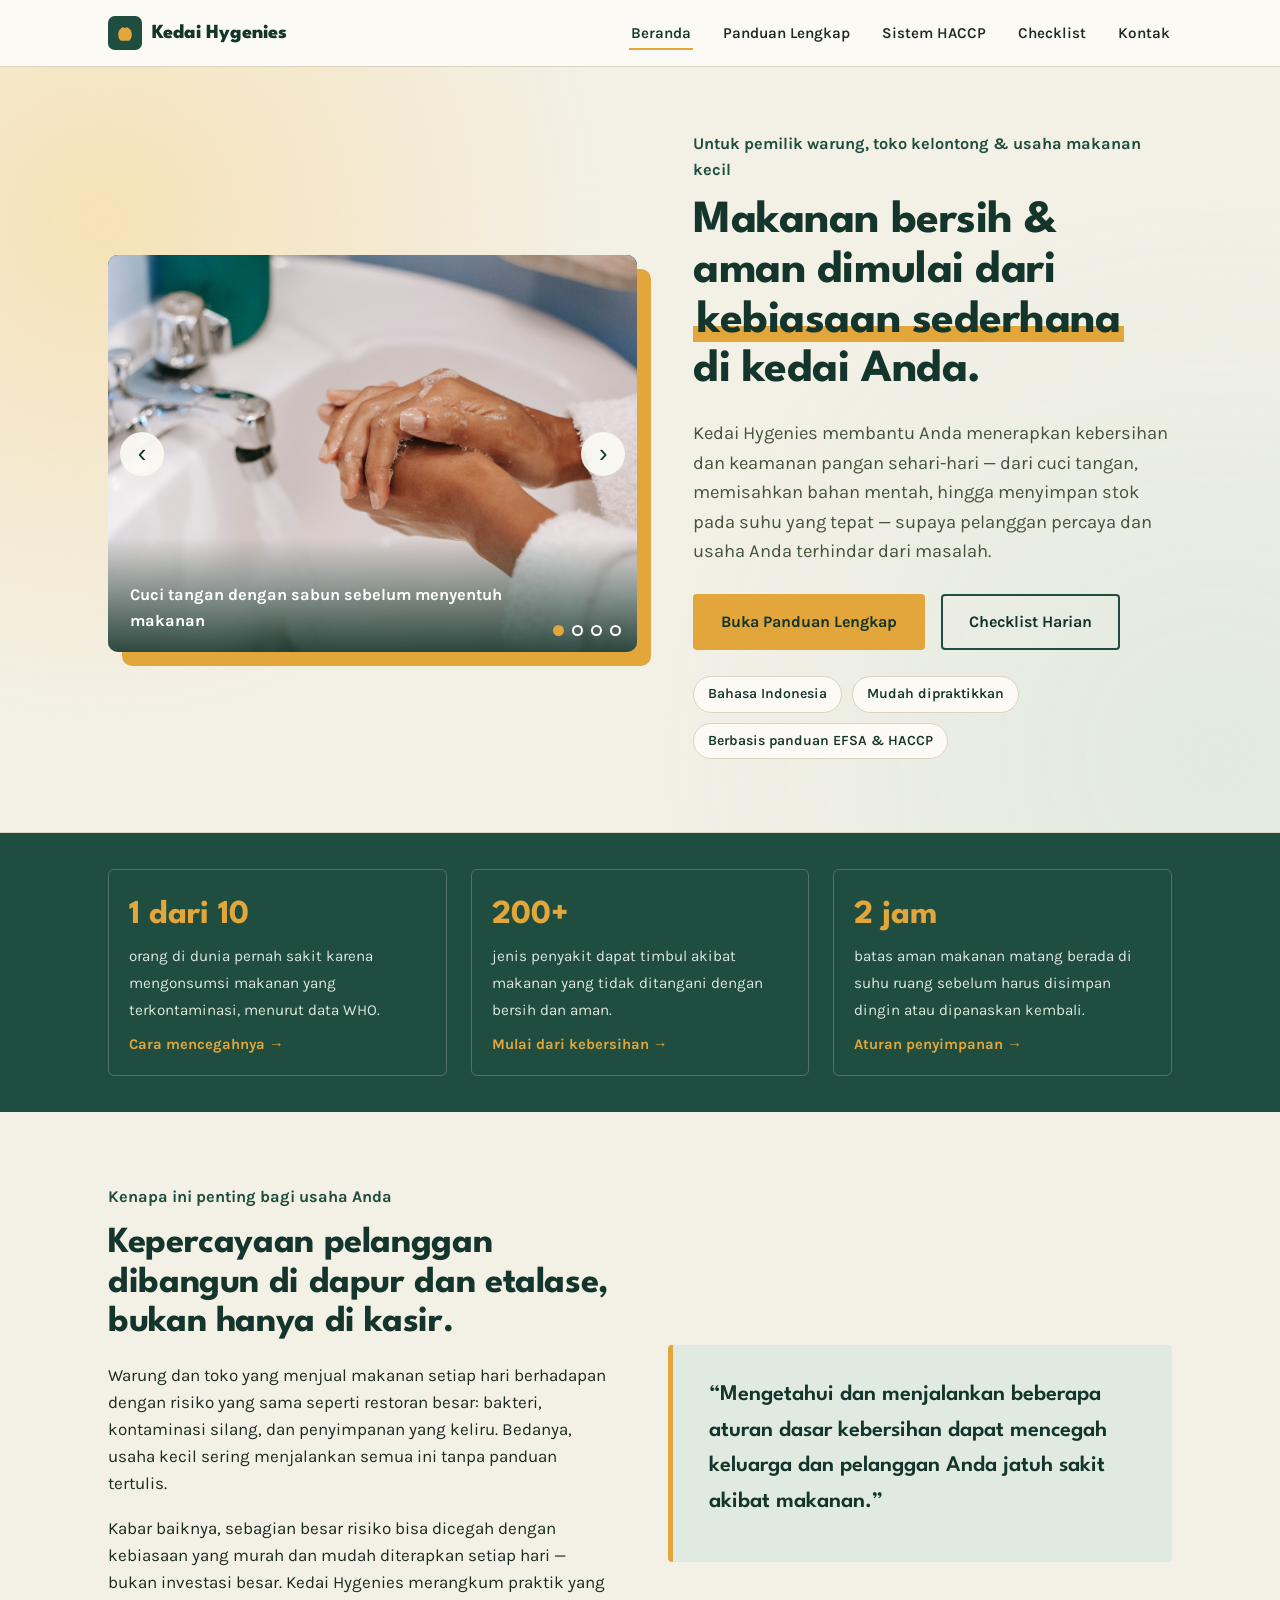
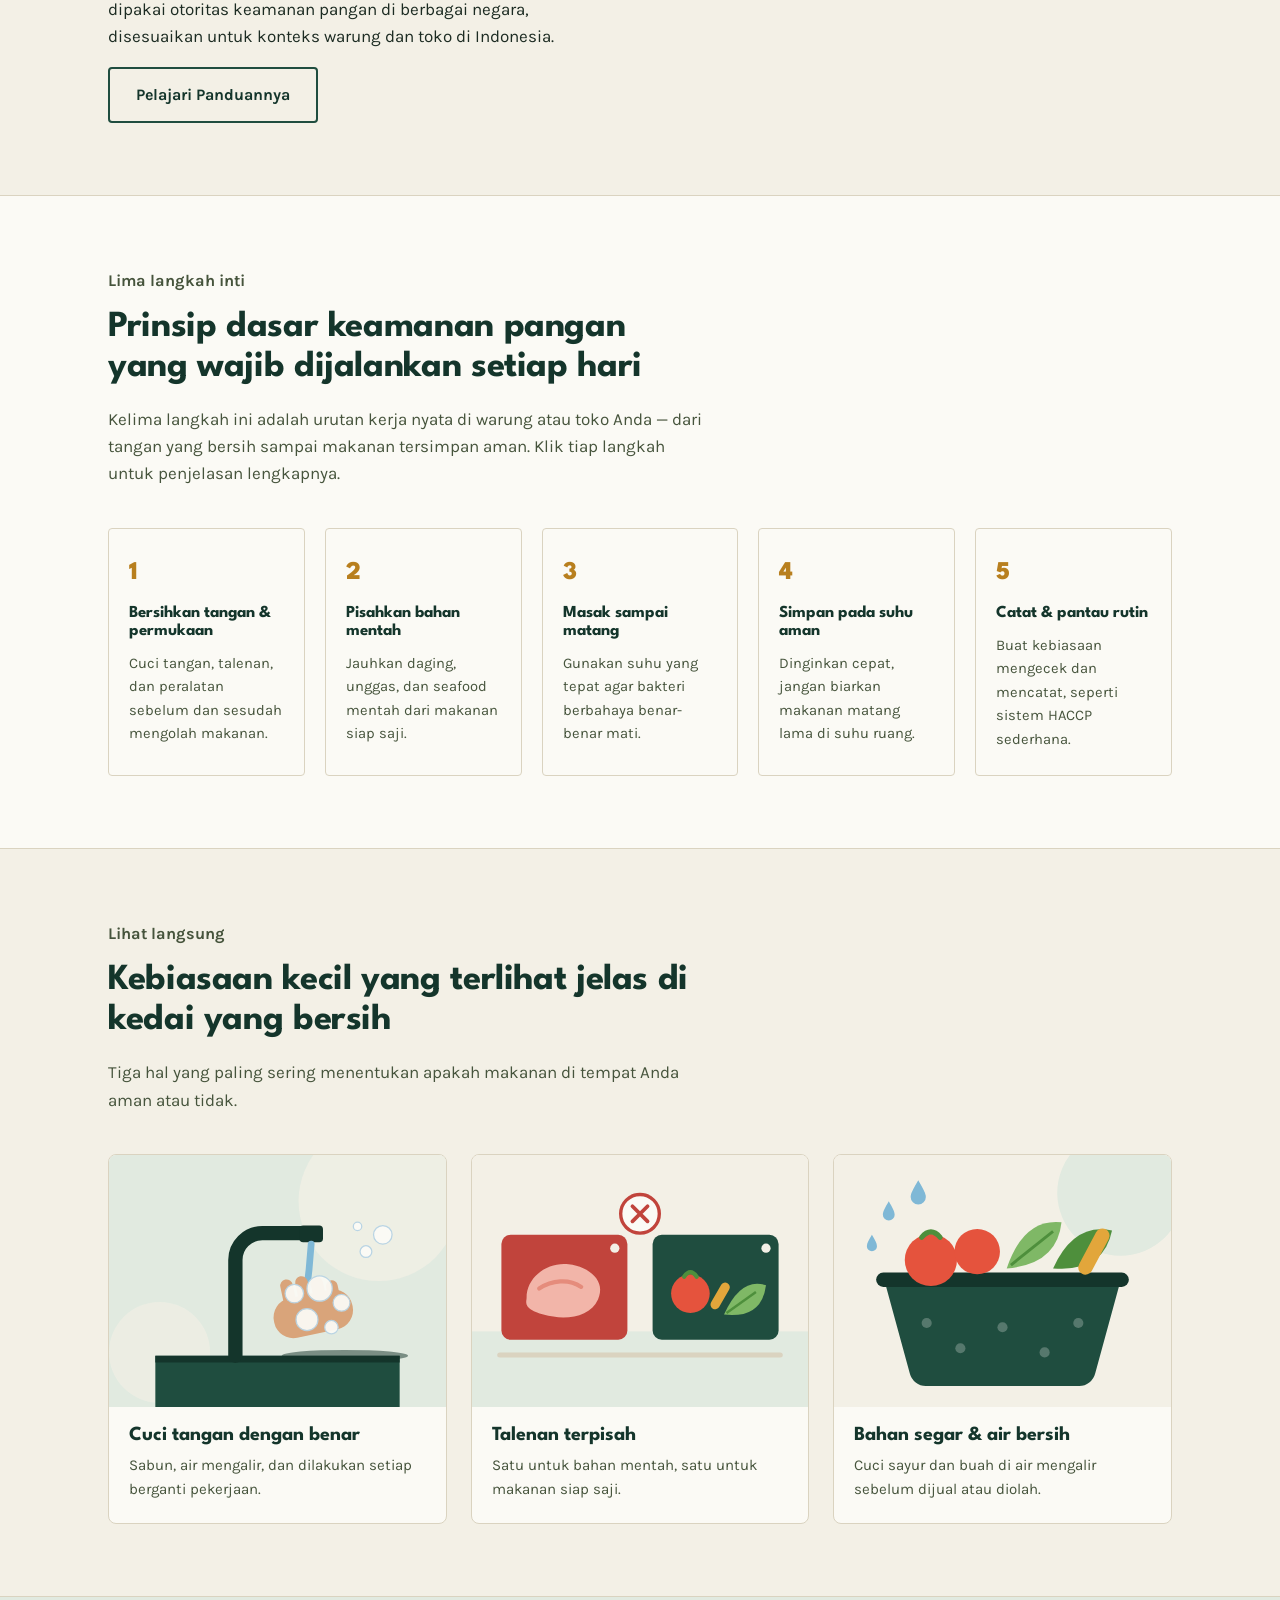
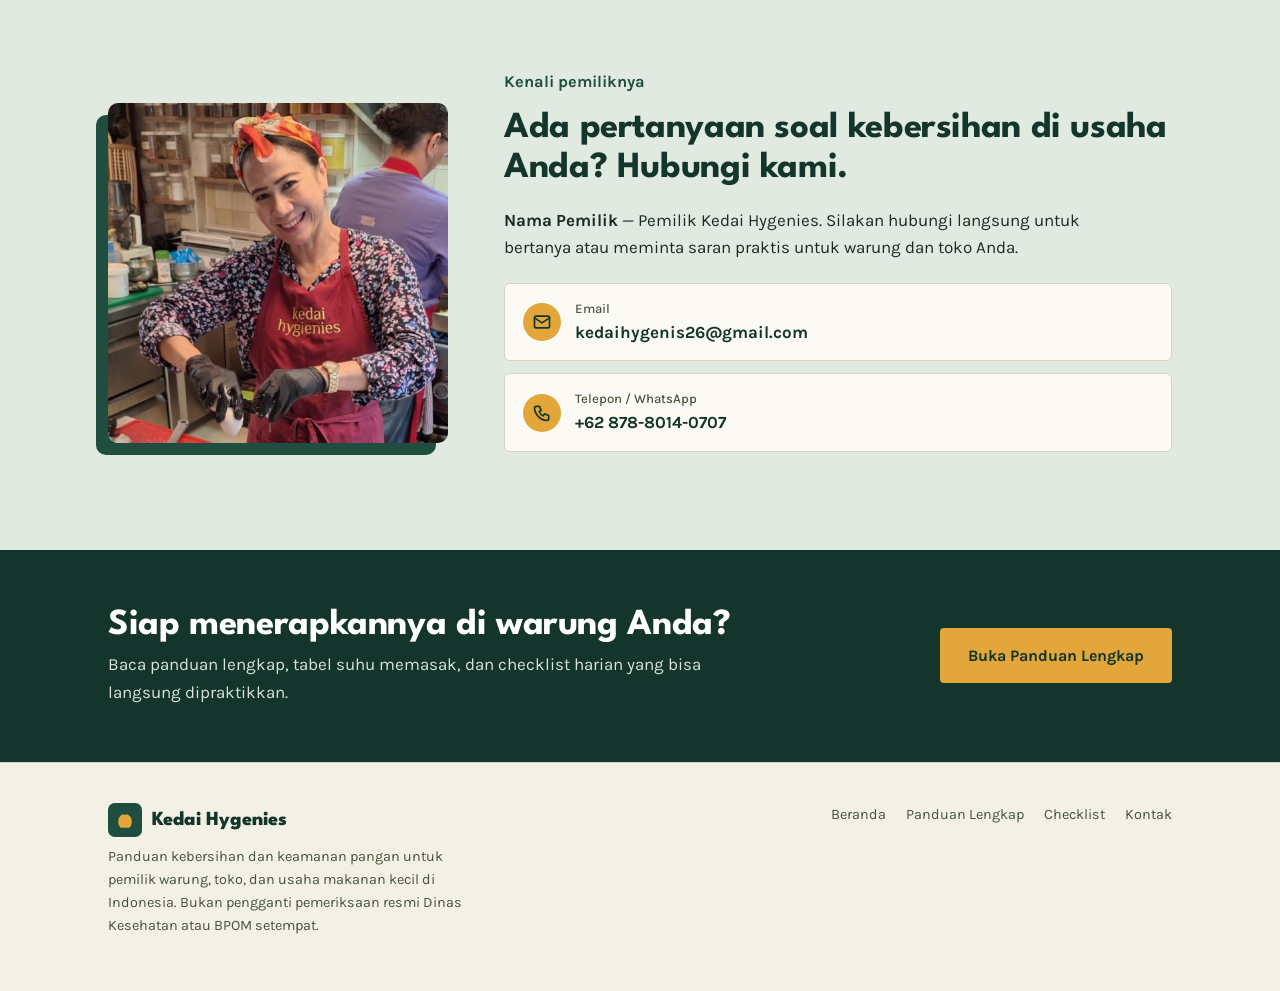
<file: index.html>
<!DOCTYPE html>
<html lang="id">
<head>
<meta charset="UTF-8">
<meta name="viewport" content="width=device-width, initial-scale=1.0">
<title>Kedai Hygenies — Panduan Keamanan &amp; Kebersihan Pangan untuk Pemilik Warung dan Toko</title>
<meta name="description" content="Panduan praktis kebersihan dan keamanan pangan bagi pemilik warung, toko kelontong, dan usaha makanan kecil di Indonesia.">
<link rel="stylesheet" href="style.css">
</head>
<body>

<header class="site-header">
  <div class="wrap">
    <a href="index.html" class="brand">
      <svg class="mark" viewBox="0 0 40 40" aria-hidden="true">
        <rect x="0" y="0" width="40" height="40" rx="8"/>
        <path d="M12 22c0-5 3.5-9 8-9s8 4 8 9c0 4-2 6-3 7H15c-1-1-3-3-3-7z"/>
        <rect x="18.5" y="7" width="3" height="7" rx="1.5" fill="#FBFAF5"/>
      </svg>
      Kedai Hygenies
    </a>
    <button class="nav-toggle" aria-label="Buka menu" aria-expanded="false" aria-controls="main-nav"><span></span><span></span><span></span></button>
    <nav class="main-nav" id="main-nav" aria-label="Navigasi utama">
      <ul>
        <li><a href="index.html" class="active">Beranda</a></li>
        <li><a href="informasi.html">Panduan Lengkap</a></li>
        <li><a href="informasi.html#haccp">Sistem HACCP</a></li>
        <li><a href="informasi.html#checklist">Checklist</a></li>
        <li><a href="#kontak">Kontak</a></li>
      </ul>
    </nav>
  </div>
</header>

<main>

  <!-- HERO: slideshow di kiri, teks di kanan -->
  <section class="hero">
    <div class="wrap hero-grid">

      <div class="slider" role="region" aria-roledescription="carousel" aria-label="Foto kebersihan dan keamanan pangan">
        <!--
          CARA GANTI FOTO: ganti nilai src="images/..." di bawah dengan foto Anda
          (misalnya images/foto-cuci-tangan.jpg) dan sesuaikan teks alt serta figcaption.
          CARA PAKAI VIDEO: ganti salah satu <img> dengan
          <video src="images/video.mp4" muted loop playsinline poster="images/stall.svg"></video>
        -->
        <figure class="slide">
          <img src="images/handwash.jpg" alt="Ilustrasi mencuci tangan dengan sabun di bawah air mengalir">
          <figcaption>Cuci tangan dengan sabun sebelum menyentuh makanan</figcaption>
        </figure>
        <figure class="slide">
          <img src="images/stall.svg" alt="Ilustrasi kedai makanan dengan etalase tertutup yang bersih">
          <figcaption>Etalase tertutup dan bersih menjaga makanan tetap aman</figcaption>
        </figure>
        <figure class="slide">
          <img src="images/nSOjF.jpg" alt="Ilustrasi kulkas dengan bahan mentah di rak paling bawah dan suhu di bawah 5 derajat">
          <figcaption>Simpan bahan segar di kulkas, bahan mentah di rak bawah</figcaption>
        </figure>
        <figure class="slide">
          <img src="images/thermometer.jpg" alt="Ilustrasi termometer makanan pada daging yang dimasak">
          <figcaption>Masak sampai suhu yang tepat agar bakteri mati</figcaption>
        </figure>
        <button class="slider-btn prev" type="button" aria-label="Foto sebelumnya">&#8249;</button>
        <button class="slider-btn next" type="button" aria-label="Foto berikutnya">&#8250;</button>
        <div class="dots" aria-label="Pilih foto"></div>
      </div>

      <div class="hero-text">
        <p class="eyebrow-plain">Untuk pemilik warung, toko kelontong &amp; usaha makanan kecil</p>
        <h1>Makanan bersih &amp; aman dimulai dari <mark>kebiasaan sederhana</mark> di kedai Anda.</h1>
        <p class="lead">Kedai Hygenies membantu Anda menerapkan kebersihan dan keamanan pangan sehari-hari — dari cuci tangan, memisahkan bahan mentah, hingga menyimpan stok pada suhu yang tepat — supaya pelanggan percaya dan usaha Anda terhindar dari masalah.</p>
        <div class="hero-actions">
          <a href="informasi.html" class="btn btn-primary">Buka Panduan Lengkap</a>
          <a href="informasi.html#checklist" class="btn btn-outline">Checklist Harian</a>
        </div>
        <ul class="badges">
          <li>Bahasa Indonesia</li>
          <li>Mudah dipraktikkan</li>
          <li>Berbasis panduan EFSA &amp; HACCP</li>
        </ul>
      </div>

    </div>
  </section>

  <!-- STATISTIK (bisa diklik) -->
  <div class="stat-strip">
    <div class="wrap">
      <a class="stat" href="informasi.html#kontaminasi-silang">
        <b>1 dari 10</b>
        <span>orang di dunia pernah sakit karena mengonsumsi makanan yang terkontaminasi, menurut data WHO.</span>
        <em>Cara mencegahnya &rarr;</em>
      </a>
      <a class="stat" href="informasi.html#kebersihan">
        <b>200+</b>
        <span>jenis penyakit dapat timbul akibat makanan yang tidak ditangani dengan bersih dan aman.</span>
        <em>Mulai dari kebersihan &rarr;</em>
      </a>
      <a class="stat" href="informasi.html#penyimpanan">
        <b>2 jam</b>
        <span>batas aman makanan matang berada di suhu ruang sebelum harus disimpan dingin atau dipanaskan kembali.</span>
        <em>Aturan penyimpanan &rarr;</em>
      </a>
    </div>
  </div>

  <!-- KENAPA PENTING -->
  <section>
    <div class="wrap split">
      <div>
        <p class="eyebrow-plain">Kenapa ini penting bagi usaha Anda</p>
        <h2>Kepercayaan pelanggan dibangun di dapur dan etalase, bukan hanya di kasir.</h2>
        <p>Warung dan toko yang menjual makanan setiap hari berhadapan dengan risiko yang sama seperti restoran besar: bakteri, kontaminasi silang, dan penyimpanan yang keliru. Bedanya, usaha kecil sering menjalankan semua ini tanpa panduan tertulis.</p>
        <p>Kabar baiknya, sebagian besar risiko bisa dicegah dengan kebiasaan yang murah dan mudah diterapkan setiap hari — bukan investasi besar. Kedai Hygenies merangkum praktik yang dipakai otoritas keamanan pangan di berbagai negara, disesuaikan untuk konteks warung dan toko di Indonesia.</p>
        <a href="informasi.html" class="btn btn-outline">Pelajari Panduannya</a>
      </div>
      <div class="pullquote">
        <p>&ldquo;Mengetahui dan menjalankan beberapa aturan dasar kebersihan dapat mencegah keluarga dan pelanggan Anda jatuh sakit akibat makanan.&rdquo;</p>
        <cite></cite>
      </div>
    </div>
  </section>

  <!-- 5 PRINSIP -->
  <section style="background: var(--paper); border-top:1px solid var(--line); border-bottom:1px solid var(--line);">
    <div class="wrap">
      <div class="section-head">
        <p class="eyebrow-plain">Lima langkah inti</p>
        <h2>Prinsip dasar keamanan pangan yang wajib dijalankan setiap hari</h2>
        <p>Kelima langkah ini adalah urutan kerja nyata di warung atau toko Anda — dari tangan yang bersih sampai makanan tersimpan aman. Klik tiap langkah untuk penjelasan lengkapnya.</p>
      </div>
      <div class="principles">
        <a class="principle-card" href="informasi.html#kebersihan">
          <span class="num">1</span>
          <h3>Bersihkan tangan &amp; permukaan</h3>
          <p>Cuci tangan, talenan, dan peralatan sebelum dan sesudah mengolah makanan.</p>
        </a>
        <a class="principle-card" href="informasi.html#kontaminasi-silang">
          <span class="num">2</span>
          <h3>Pisahkan bahan mentah</h3>
          <p>Jauhkan daging, unggas, dan seafood mentah dari makanan siap saji.</p>
        </a>
        <a class="principle-card" href="informasi.html#suhu-masak">
          <span class="num">3</span>
          <h3>Masak sampai matang</h3>
          <p>Gunakan suhu yang tepat agar bakteri berbahaya benar-benar mati.</p>
        </a>
        <a class="principle-card" href="informasi.html#penyimpanan">
          <span class="num">4</span>
          <h3>Simpan pada suhu aman</h3>
          <p>Dinginkan cepat, jangan biarkan makanan matang lama di suhu ruang.</p>
        </a>
        <a class="principle-card" href="informasi.html#haccp">
          <span class="num">5</span>
          <h3>Catat &amp; pantau rutin</h3>
          <p>Buat kebiasaan mengecek dan mencatat, seperti sistem HACCP sederhana.</p>
        </a>
      </div>
    </div>
  </section>

  <!-- GALERI FOTO -->
  <section>
    <div class="wrap">
      <div class="section-head">
        <p class="eyebrow-plain">Lihat langsung</p>
        <h2>Kebiasaan kecil yang terlihat jelas di kedai yang bersih</h2>
        <p>Tiga hal yang paling sering menentukan apakah makanan di tempat Anda aman atau tidak.</p>
      </div>
      <div class="gallery">
        <a class="photo-card" href="informasi.html#kebersihan">
          <img src="images/handwash.svg" alt="Ilustrasi mencuci tangan dengan sabun" loading="lazy">
          <div><h3>Cuci tangan dengan benar</h3><p>Sabun, air mengalir, dan dilakukan setiap berganti pekerjaan.</p></div>
        </a>
        <a class="photo-card" href="informasi.html#kontaminasi-silang">
          <img src="images/boards.svg" alt="Ilustrasi dua talenan terpisah untuk bahan mentah dan sayuran" loading="lazy">
          <div><h3>Talenan terpisah</h3><p>Satu untuk bahan mentah, satu untuk makanan siap saji.</p></div>
        </a>
        <a class="photo-card" href="informasi.html#air-bahan">
          <img src="images/produce.svg" alt="Ilustrasi sayur dan buah yang dicuci dengan air bersih" loading="lazy">
          <div><h3>Bahan segar &amp; air bersih</h3><p>Cuci sayur dan buah di air mengalir sebelum dijual atau diolah.</p></div>
        </a>
      </div>
    </div>
  </section>

  <!-- PEMILIK & KONTAK -->
  <section id="kontak" style="background: var(--primary-tint); border-top:1px solid var(--line);">
    <div class="wrap owner">
      <div class="owner-photo">
        <!-- GANTI FOTO PEMILIK: ubah src menjadi foto Anda, misalnya images/pemilik.jpg -->
        <img src="images/owner.jpg" alt="Foto pemilik Kedai Hygenies" loading="lazy">
      </div>
      <div>
        <p class="eyebrow-plain">Kenali pemiliknya</p>
        <h2>Ada pertanyaan soal kebersihan di usaha Anda? Hubungi kami.</h2>
        <p><strong>Nama Pemilik</strong> — Pemilik Kedai Hygenies. Silakan hubungi langsung untuk bertanya atau meminta saran praktis untuk warung dan toko Anda.</p>
        <ul class="contact-list">
          <li>
            <a href="mailto:nama@kedaihygenies.id">
              <span class="ico"><svg viewBox="0 0 24 24" fill="none" stroke="#14352B" stroke-width="2" stroke-linecap="round" stroke-linejoin="round" aria-hidden="true"><rect x="3" y="5" width="18" height="14" rx="2"/><path d="M3 7l9 6 9-6"/></svg></span>
              <span><small>Email</small>kedaihygenis26@gmail.com</span>
            </a>
          </li>
          <li>
            <a href="tel:+6281200000000">
              <span class="ico"><svg viewBox="0 0 24 24" fill="none" stroke="#14352B" stroke-width="2" stroke-linecap="round" stroke-linejoin="round" aria-hidden="true"><path d="M5 4h4l2 5-2.5 1.5a11 11 0 0 0 5 5L15 13l5 2v4a2 2 0 0 1-2 2A16 16 0 0 1 3 6a2 2 0 0 1 2-2z"/></svg></span>
              <span><small>Telepon / WhatsApp</small>+62 878-8014-0707</span>
            </a>
          </li>
        </ul>
      </div>
    </div>
  </section>

  <!-- CTA -->
  <div class="cta-band">
    <div class="wrap">
      <div>
        <h2>Siap menerapkannya di warung Anda?</h2>
        <p>Baca panduan lengkap, tabel suhu memasak, dan checklist harian yang bisa langsung dipraktikkan.</p>
      </div>
      <a href="informasi.html" class="btn btn-primary">Buka Panduan Lengkap</a>
    </div>
  </div>

</main>

<footer>
  <div class="wrap">
    <div>
      <div class="brand" style="margin-bottom:8px;">
        <svg class="mark" viewBox="0 0 40 40" aria-hidden="true">
          <rect x="0" y="0" width="40" height="40" rx="8"/>
          <path d="M12 22c0-5 3.5-9 8-9s8 4 8 9c0 4-2 6-3 7H15c-1-1-3-3-3-7z"/>
          <rect x="18.5" y="7" width="3" height="7" rx="1.5" fill="#FBFAF5"/>
        </svg>
        Kedai Hygenies
      </div>
      <p style="max-width:40ch;">Panduan kebersihan dan keamanan pangan untuk pemilik warung, toko, dan usaha makanan kecil di Indonesia. Bukan pengganti pemeriksaan resmi Dinas Kesehatan atau BPOM setempat.</p>
    </div>
    <nav aria-label="Navigasi footer">
      <ul>
        <li><a href="index.html">Beranda</a></li>
        <li><a href="informasi.html">Panduan Lengkap</a></li>
        <li><a href="informasi.html#checklist">Checklist</a></li>
        <li><a href="#kontak">Kontak</a></li>
      </ul>
    </nav>
  </div>
</footer>

<script src="script.js"></script>
</body>
</html>
</file>
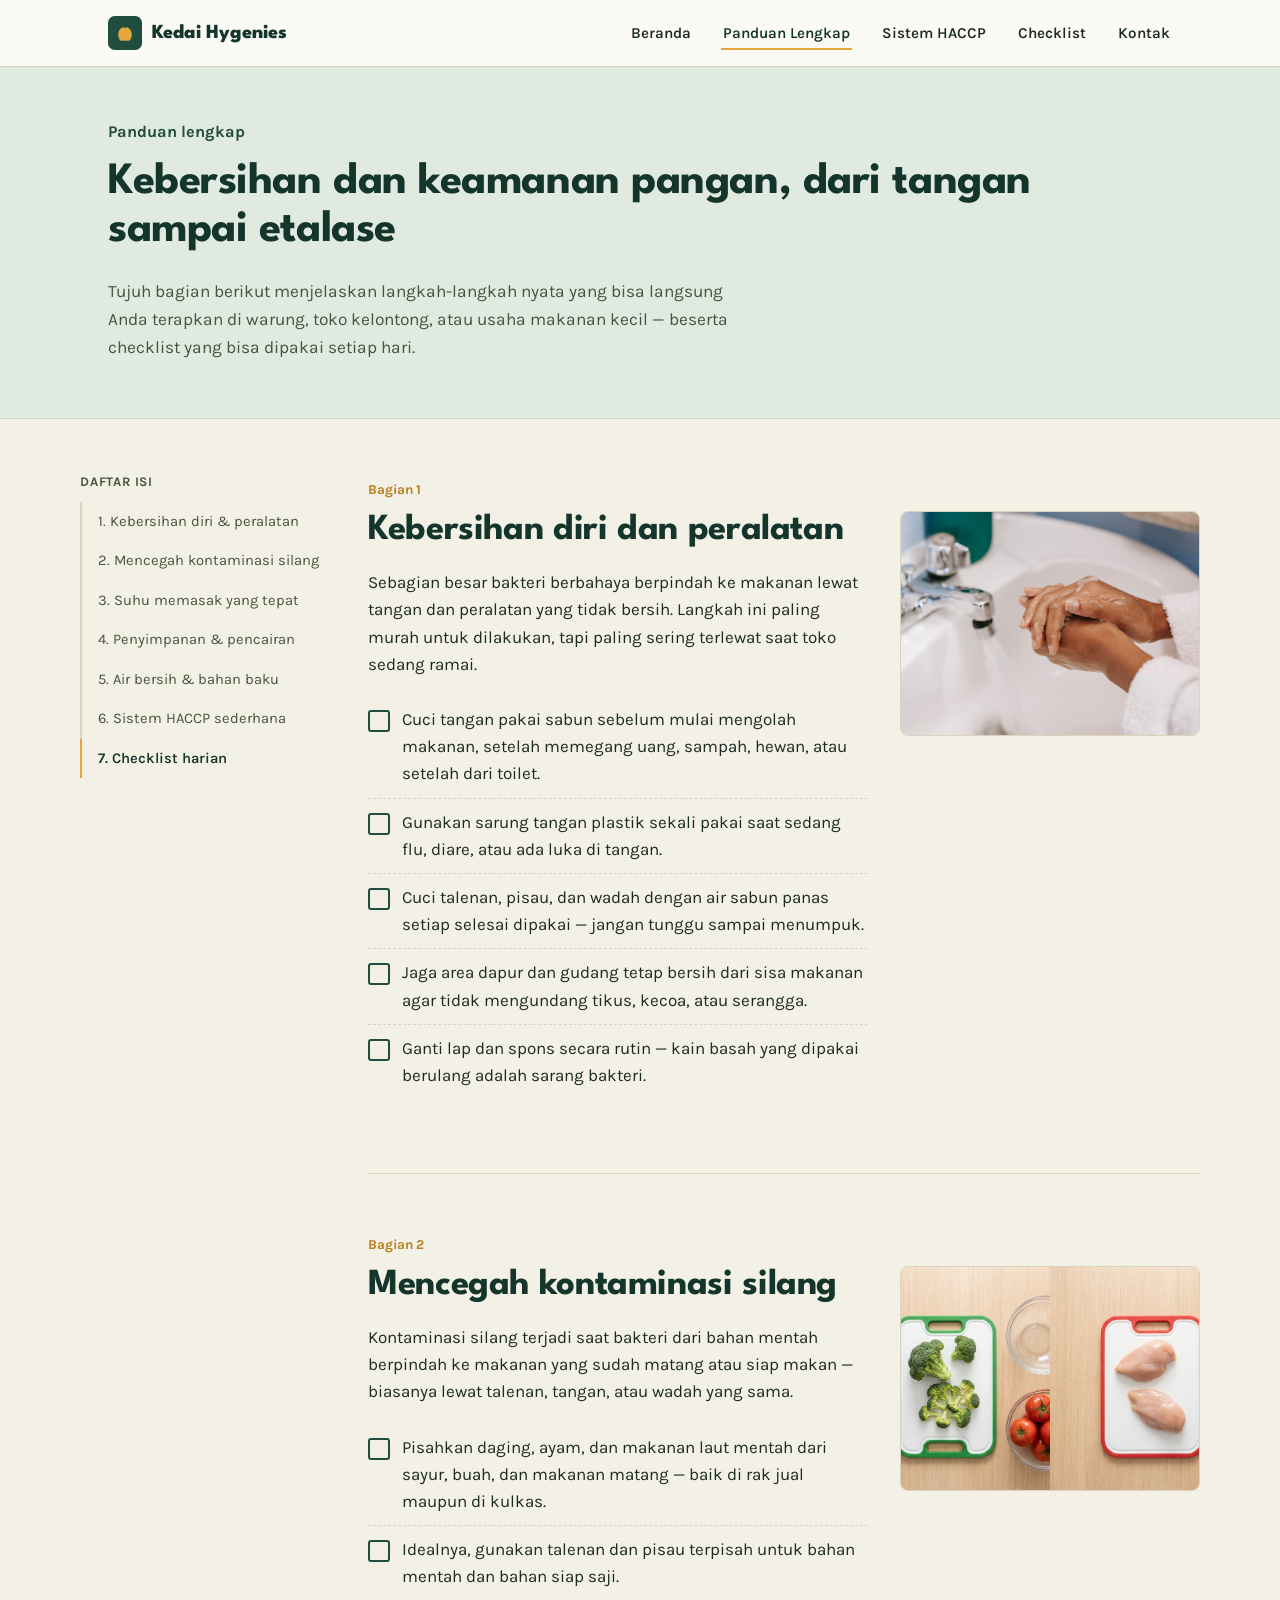
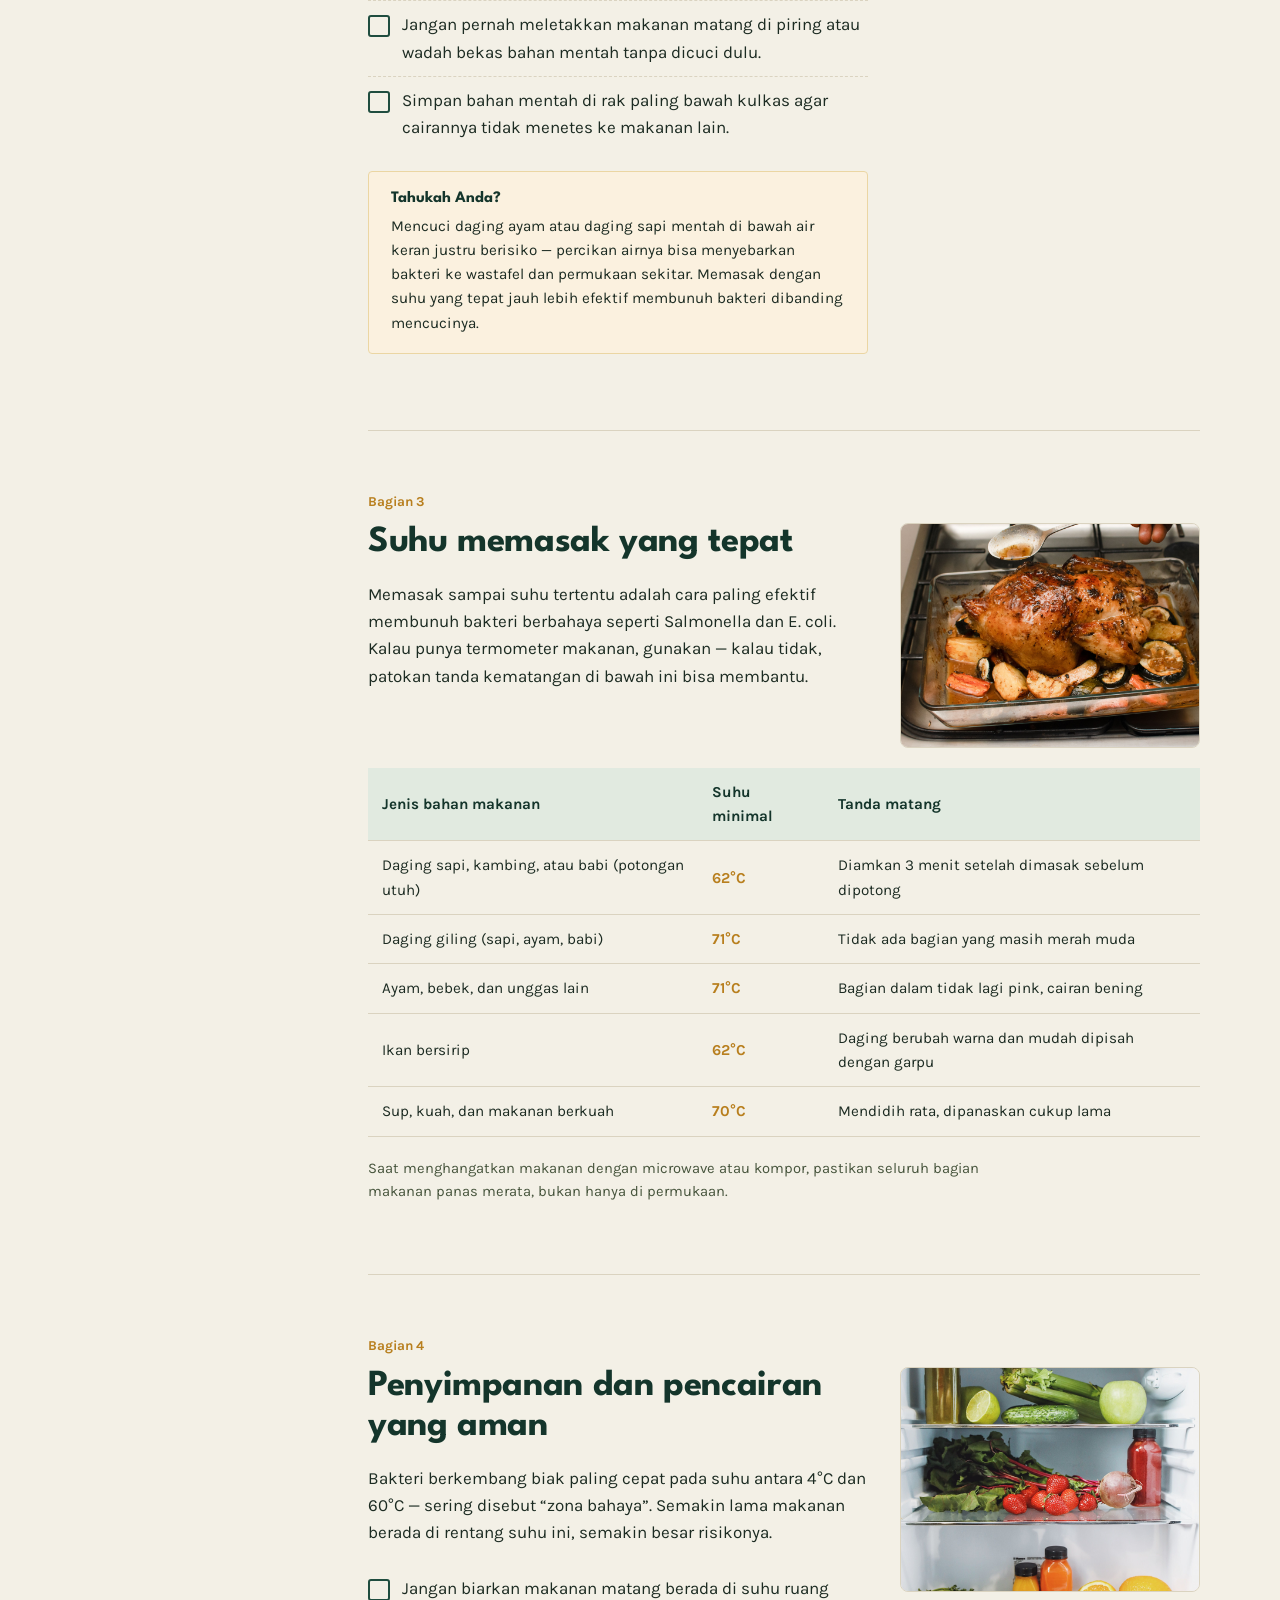
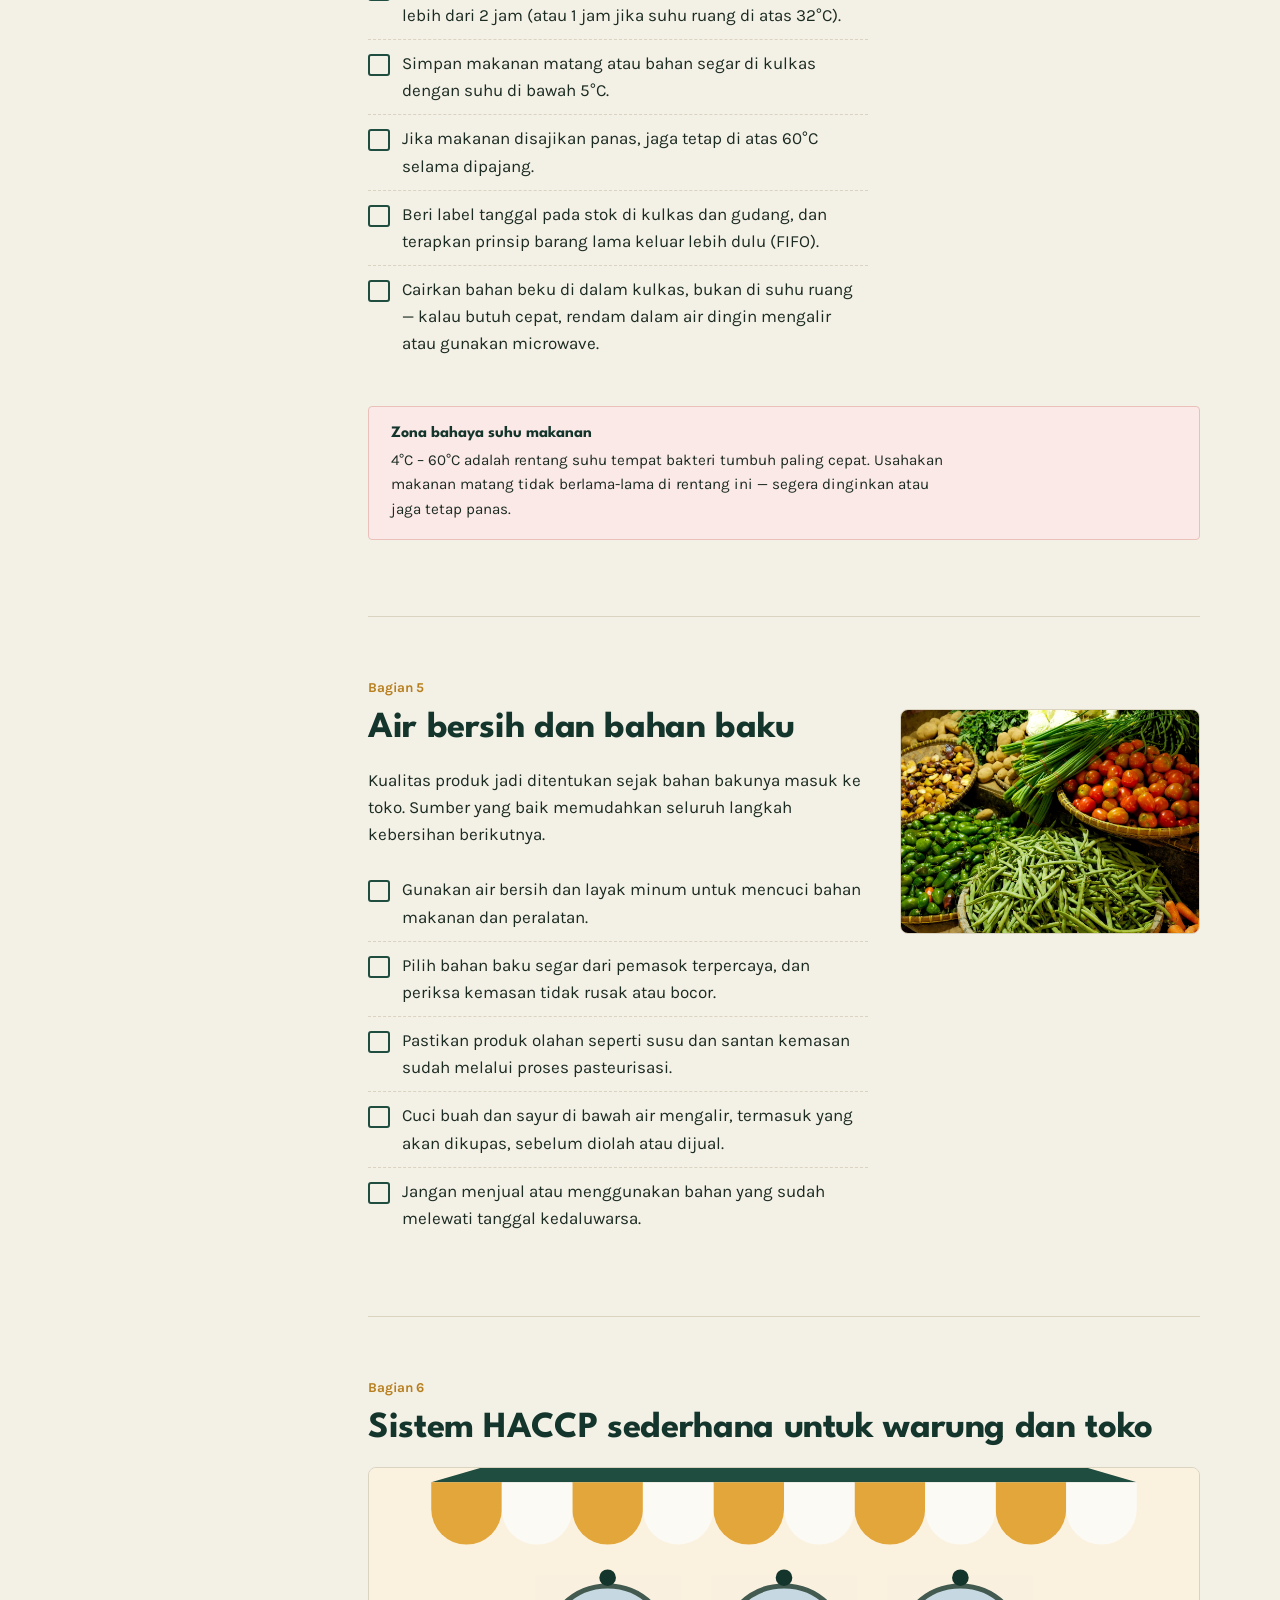
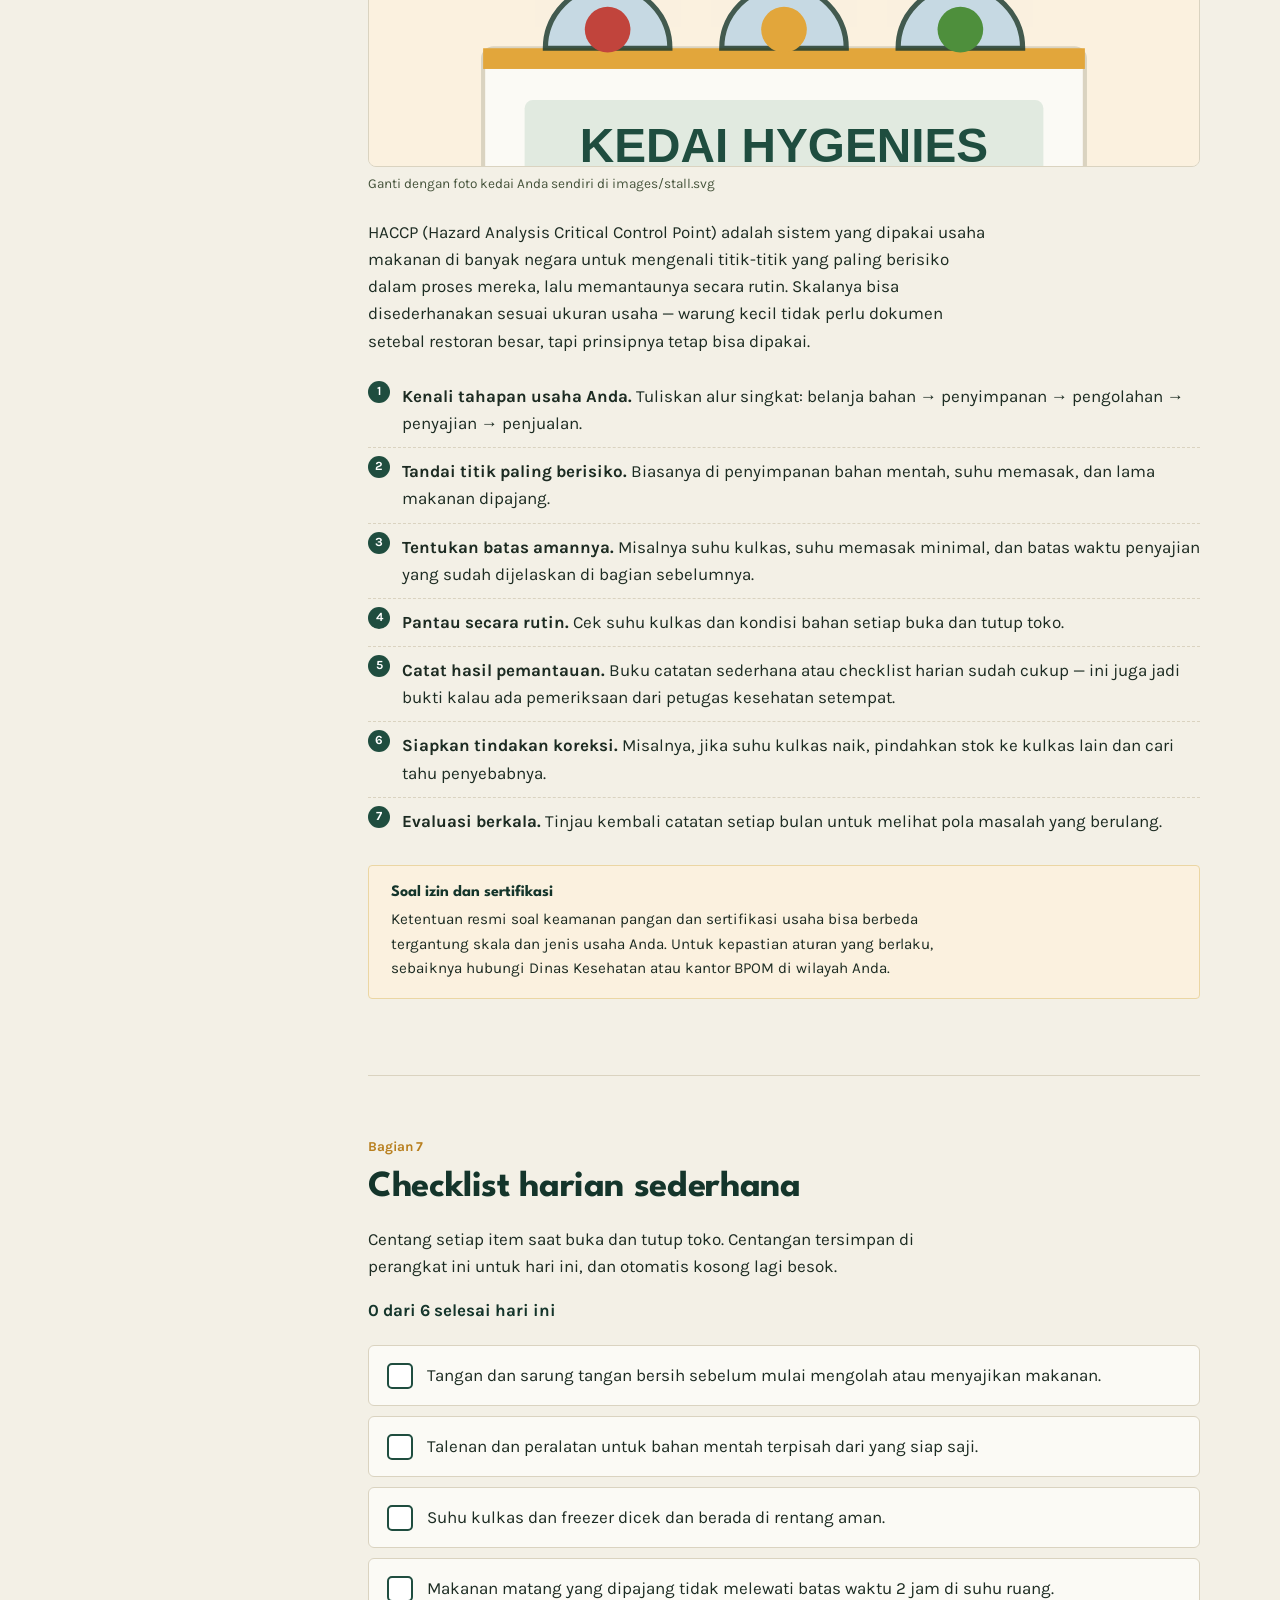
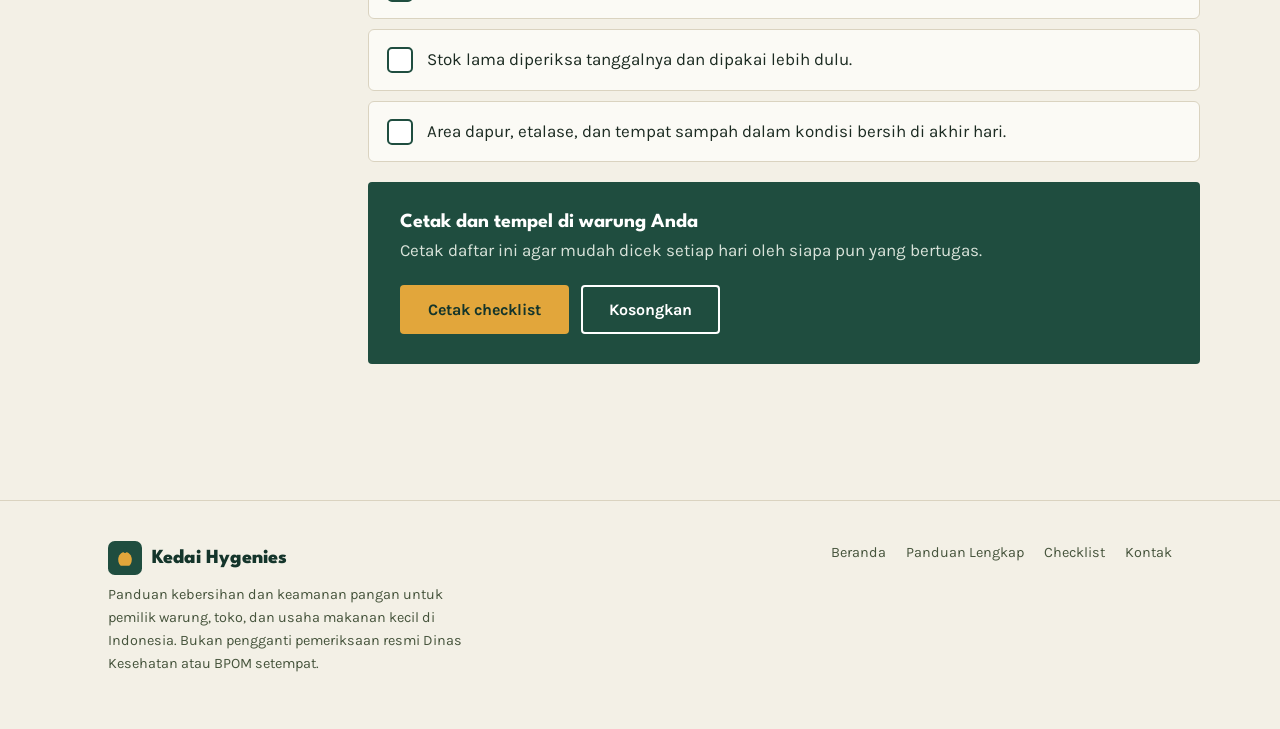
<file: informasi.html>
<!DOCTYPE html>
<html lang="id">
<head>
<meta charset="UTF-8">
<meta name="viewport" content="width=device-width, initial-scale=1.0">
<title>Panduan Lengkap Kebersihan &amp; Keamanan Pangan — Kedai Hygenies</title>
<meta name="description" content="Panduan lengkap kebersihan tangan, mencegah kontaminasi silang, suhu memasak, penyimpanan makanan, dan sistem HACCP sederhana untuk warung dan toko.">
<link rel="stylesheet" href="style.css">
</head>
<body>

<header class="site-header">
  <div class="wrap">
    <a href="index.html" class="brand">
      <svg class="mark" viewBox="0 0 40 40" aria-hidden="true">
        <rect x="0" y="0" width="40" height="40" rx="8"/>
        <path d="M12 22c0-5 3.5-9 8-9s8 4 8 9c0 4-2 6-3 7H15c-1-1-3-3-3-7z"/>
        <rect x="18.5" y="7" width="3" height="7" rx="1.5" fill="#FBFAF5"/>
      </svg>
      Kedai Hygenies
    </a>
    <button class="nav-toggle" aria-label="Buka menu" aria-expanded="false" aria-controls="main-nav"><span></span><span></span><span></span></button>
    <nav class="main-nav" id="main-nav" aria-label="Navigasi utama">
      <ul>
        <li><a href="index.html">Beranda</a></li>
        <li><a href="informasi.html" class="active">Panduan Lengkap</a></li>
        <li><a href="informasi.html#haccp">Sistem HACCP</a></li>
        <li><a href="informasi.html#checklist">Checklist</a></li>
        <li><a href="index.html#kontak">Kontak</a></li>
      </ul>
    </nav>
  </div>
</header>

<section class="info-hero">
  <div class="wrap">
    <p class="eyebrow-plain">Panduan lengkap</p>
    <h1 style="font-size:clamp(2rem,4vw,2.8rem);">Kebersihan dan keamanan pangan, dari tangan sampai etalase</h1>
    <p class="lead">Tujuh bagian berikut menjelaskan langkah-langkah nyata yang bisa langsung Anda terapkan di warung, toko kelontong, atau usaha makanan kecil — beserta checklist yang bisa dipakai setiap hari.</p>
  </div>
</section>

<div class="wrap info-layout">

  <aside class="toc">
    <h4>Daftar Isi</h4>
    <ol>
      <li><a href="#kebersihan">1. Kebersihan diri &amp; peralatan</a></li>
      <li><a href="#kontaminasi-silang">2. Mencegah kontaminasi silang</a></li>
      <li><a href="#suhu-masak">3. Suhu memasak yang tepat</a></li>
      <li><a href="#penyimpanan">4. Penyimpanan &amp; pencairan</a></li>
      <li><a href="#air-bahan">5. Air bersih &amp; bahan baku</a></li>
      <li><a href="#haccp">6. Sistem HACCP sederhana</a></li>
      <li><a href="#checklist">7. Checklist harian</a></li>
    </ol>
  </aside>

  <div class="info-content">

    <!-- 1 -->
    <article id="kebersihan">
      <span class="article-tag">Bagian 1</span>
      <div class="article-flex">
        <div>
          <h2>Kebersihan diri dan peralatan</h2>
          <p>Sebagian besar bakteri berbahaya berpindah ke makanan lewat tangan dan peralatan yang tidak bersih. Langkah ini paling murah untuk dilakukan, tapi paling sering terlewat saat toko sedang ramai.</p>
          <ul class="check-list">
            <li>Cuci tangan pakai sabun sebelum mulai mengolah makanan, setelah memegang uang, sampah, hewan, atau setelah dari toilet.</li>
            <li>Gunakan sarung tangan plastik sekali pakai saat sedang flu, diare, atau ada luka di tangan.</li>
            <li>Cuci talenan, pisau, dan wadah dengan air sabun panas setiap selesai dipakai — jangan tunggu sampai menumpuk.</li>
            <li>Jaga area dapur dan gudang tetap bersih dari sisa makanan agar tidak mengundang tikus, kecoa, atau serangga.</li>
            <li>Ganti lap dan spons secara rutin — kain basah yang dipakai berulang adalah sarang bakteri.</li>
          </ul>
        </div>
        <img class="article-img" src="images/handwash.jpg" alt="Ilustrasi mencuci tangan dengan sabun di bawah air mengalir" loading="lazy">
      </div>
    </article>

    <!-- 2 -->
    <article id="kontaminasi-silang">
      <span class="article-tag">Bagian 2</span>
      <div class="article-flex">
        <div>
          <h2>Mencegah kontaminasi silang</h2>
          <p>Kontaminasi silang terjadi saat bakteri dari bahan mentah berpindah ke makanan yang sudah matang atau siap makan — biasanya lewat talenan, tangan, atau wadah yang sama.</p>
          <ul class="check-list">
            <li>Pisahkan daging, ayam, dan makanan laut mentah dari sayur, buah, dan makanan matang — baik di rak jual maupun di kulkas.</li>
            <li>Idealnya, gunakan talenan dan pisau terpisah untuk bahan mentah dan bahan siap saji.</li>
            <li>Jangan pernah meletakkan makanan matang di piring atau wadah bekas bahan mentah tanpa dicuci dulu.</li>
            <li>Simpan bahan mentah di rak paling bawah kulkas agar cairannya tidak menetes ke makanan lain.</li>
          </ul>
          <div class="callout">
            <h4>Tahukah Anda?</h4>
            <p>Mencuci daging ayam atau daging sapi mentah di bawah air keran justru berisiko — percikan airnya bisa menyebarkan bakteri ke wastafel dan permukaan sekitar. Memasak dengan suhu yang tepat jauh lebih efektif membunuh bakteri dibanding mencucinya.</p>
          </div>
        </div>
        <img class="article-img" src="images/boards.jpeg" alt="Ilustrasi talenan merah untuk bahan mentah dan talenan hijau untuk sayuran" loading="lazy">
      </div>
    </article>

    <!-- 3 -->
    <article id="suhu-masak">
      <span class="article-tag">Bagian 3</span>
      <div class="article-flex">
        <div>
          <h2>Suhu memasak yang tepat</h2>
          <p>Memasak sampai suhu tertentu adalah cara paling efektif membunuh bakteri berbahaya seperti Salmonella dan E. coli. Kalau punya termometer makanan, gunakan — kalau tidak, patokan tanda kematangan di bawah ini bisa membantu.</p>
        </div>
        <img class="article-img" src="images/thermometer.jpg" alt="Ilustrasi termometer makanan pada daging yang sedang dimasak" loading="lazy">
      </div>
      <table class="temp-table">
        <thead>
          <tr><th>Jenis bahan makanan</th><th>Suhu minimal</th><th>Tanda matang</th></tr>
        </thead>
        <tbody>
          <tr><td>Daging sapi, kambing, atau babi (potongan utuh)</td><td data-label="Suhu minimal"><b>62°C</b></td><td data-label="Tanda matang">Diamkan 3 menit setelah dimasak sebelum dipotong</td></tr>
          <tr><td>Daging giling (sapi, ayam, babi)</td><td data-label="Suhu minimal"><b>71°C</b></td><td data-label="Tanda matang">Tidak ada bagian yang masih merah muda</td></tr>
          <tr><td>Ayam, bebek, dan unggas lain</td><td data-label="Suhu minimal"><b>71°C</b></td><td data-label="Tanda matang">Bagian dalam tidak lagi pink, cairan bening</td></tr>
          <tr><td>Ikan bersirip</td><td data-label="Suhu minimal"><b>62°C</b></td><td data-label="Tanda matang">Daging berubah warna dan mudah dipisah dengan garpu</td></tr>
          <tr><td>Sup, kuah, dan makanan berkuah</td><td data-label="Suhu minimal"><b>70°C</b></td><td data-label="Tanda matang">Mendidih rata, dipanaskan cukup lama</td></tr>
        </tbody>
      </table>
      <p style="max-width:70ch; color:var(--ink-soft); font-size:0.92rem;">Saat menghangatkan makanan dengan microwave atau kompor, pastikan seluruh bagian makanan panas merata, bukan hanya di permukaan.</p>
    </article>

    <!-- 4 -->
    <article id="penyimpanan">
      <span class="article-tag">Bagian 4</span>
      <div class="article-flex">
        <div>
          <h2>Penyimpanan dan pencairan yang aman</h2>
          <p>Bakteri berkembang biak paling cepat pada suhu antara 4°C dan 60°C — sering disebut &ldquo;zona bahaya&rdquo;. Semakin lama makanan berada di rentang suhu ini, semakin besar risikonya.</p>
          <ul class="check-list">
            <li>Jangan biarkan makanan matang berada di suhu ruang lebih dari 2 jam (atau 1 jam jika suhu ruang di atas 32°C).</li>
            <li>Simpan makanan matang atau bahan segar di kulkas dengan suhu di bawah 5°C.</li>
            <li>Jika makanan disajikan panas, jaga tetap di atas 60°C selama dipajang.</li>
            <li>Beri label tanggal pada stok di kulkas dan gudang, dan terapkan prinsip barang lama keluar lebih dulu (FIFO).</li>
            <li>Cairkan bahan beku di dalam kulkas, bukan di suhu ruang — kalau butuh cepat, rendam dalam air dingin mengalir atau gunakan microwave.</li>
          </ul>
        </div>
        <img class="article-img" src="images/fridge.jpg" alt="Ilustrasi kulkas dengan bahan mentah di rak paling bawah" loading="lazy">
      </div>
      <div class="callout danger">
        <h4>Zona bahaya suhu makanan</h4>
        <p>4°C – 60°C adalah rentang suhu tempat bakteri tumbuh paling cepat. Usahakan makanan matang tidak berlama-lama di rentang ini — segera dinginkan atau jaga tetap panas.</p>
      </div>
    </article>

    <!-- 5 -->
    <article id="air-bahan">
      <span class="article-tag">Bagian 5</span>
      <div class="article-flex">
        <div>
          <h2>Air bersih dan bahan baku</h2>
          <p>Kualitas produk jadi ditentukan sejak bahan bakunya masuk ke toko. Sumber yang baik memudahkan seluruh langkah kebersihan berikutnya.</p>
          <ul class="check-list">
            <li>Gunakan air bersih dan layak minum untuk mencuci bahan makanan dan peralatan.</li>
            <li>Pilih bahan baku segar dari pemasok terpercaya, dan periksa kemasan tidak rusak atau bocor.</li>
            <li>Pastikan produk olahan seperti susu dan santan kemasan sudah melalui proses pasteurisasi.</li>
            <li>Cuci buah dan sayur di bawah air mengalir, termasuk yang akan dikupas, sebelum diolah atau dijual.</li>
            <li>Jangan menjual atau menggunakan bahan yang sudah melewati tanggal kedaluwarsa.</li>
          </ul>
        </div>
        <img class="article-img" src="images/produce.jpg" alt="Ilustrasi sayur dan buah yang dicuci dengan air bersih" loading="lazy">
      </div>
    </article>

    <!-- 6 -->
    <article id="haccp">
      <span class="article-tag">Bagian 6</span>
      <h2>Sistem HACCP sederhana untuk warung dan toko</h2>
      <figure class="wide"><img src="images/stall.svg" alt="Ilustrasi kedai makanan dengan etalase tertutup" loading="lazy"><figcaption>Ganti dengan foto kedai Anda sendiri di images/stall.svg</figcaption></figure>
      <p>HACCP (Hazard Analysis Critical Control Point) adalah sistem yang dipakai usaha makanan di banyak negara untuk mengenali titik-titik yang paling berisiko dalam proses mereka, lalu memantaunya secara rutin. Skalanya bisa disederhanakan sesuai ukuran usaha — warung kecil tidak perlu dokumen setebal restoran besar, tapi prinsipnya tetap bisa dipakai.</p>
      <ol class="step-list">
        <li><strong>Kenali tahapan usaha Anda.</strong> Tuliskan alur singkat: belanja bahan → penyimpanan → pengolahan → penyajian → penjualan.</li>
        <li><strong>Tandai titik paling berisiko.</strong> Biasanya di penyimpanan bahan mentah, suhu memasak, dan lama makanan dipajang.</li>
        <li><strong>Tentukan batas amannya.</strong> Misalnya suhu kulkas, suhu memasak minimal, dan batas waktu penyajian yang sudah dijelaskan di bagian sebelumnya.</li>
        <li><strong>Pantau secara rutin.</strong> Cek suhu kulkas dan kondisi bahan setiap buka dan tutup toko.</li>
        <li><strong>Catat hasil pemantauan.</strong> Buku catatan sederhana atau checklist harian sudah cukup — ini juga jadi bukti kalau ada pemeriksaan dari petugas kesehatan setempat.</li>
        <li><strong>Siapkan tindakan koreksi.</strong> Misalnya, jika suhu kulkas naik, pindahkan stok ke kulkas lain dan cari tahu penyebabnya.</li>
        <li><strong>Evaluasi berkala.</strong> Tinjau kembali catatan setiap bulan untuk melihat pola masalah yang berulang.</li>
      </ol>
      <div class="callout">
        <h4>Soal izin dan sertifikasi</h4>
        <p>Ketentuan resmi soal keamanan pangan dan sertifikasi usaha bisa berbeda tergantung skala dan jenis usaha Anda. Untuk kepastian aturan yang berlaku, sebaiknya hubungi Dinas Kesehatan atau kantor BPOM di wilayah Anda.</p>
      </div>
    </article>

    <!-- 7 -->
    <article id="checklist">
      <span class="article-tag">Bagian 7</span>
      <h2>Checklist harian sederhana</h2>
      <p>Centang setiap item saat buka dan tutup toko. Centangan tersimpan di perangkat ini untuk hari ini, dan otomatis kosong lagi besok.</p>
      <p class="check-progress" id="check-progress" aria-live="polite"></p>
      <ul class="live-checklist" id="live-checklist">
        <li><label><input type="checkbox"><span>Tangan dan sarung tangan bersih sebelum mulai mengolah atau menyajikan makanan.</span></label></li>
        <li><label><input type="checkbox"><span>Talenan dan peralatan untuk bahan mentah terpisah dari yang siap saji.</span></label></li>
        <li><label><input type="checkbox"><span>Suhu kulkas dan freezer dicek dan berada di rentang aman.</span></label></li>
        <li><label><input type="checkbox"><span>Makanan matang yang dipajang tidak melewati batas waktu 2 jam di suhu ruang.</span></label></li>
        <li><label><input type="checkbox"><span>Stok lama diperiksa tanggalnya dan dipakai lebih dulu.</span></label></li>
        <li><label><input type="checkbox"><span>Area dapur, etalase, dan tempat sampah dalam kondisi bersih di akhir hari.</span></label></li>
      </ul>
      <div class="download-box">
        <div>
          <h3>Cetak dan tempel di warung Anda</h3>
          <p>Cetak daftar ini agar mudah dicek setiap hari oleh siapa pun yang bertugas.</p>
        </div>
        <div class="check-actions">
          <button type="button" class="btn btn-primary" id="check-print">Cetak checklist</button>
          <button type="button" class="btn btn-outline" id="check-reset">Kosongkan</button>
        </div>
      </div>
    </article>

  </div>
</div>

<footer>
  <div class="wrap">
    <div>
      <div class="brand" style="margin-bottom:8px;">
        <svg class="mark" viewBox="0 0 40 40" aria-hidden="true">
          <rect x="0" y="0" width="40" height="40" rx="8"/>
          <path d="M12 22c0-5 3.5-9 8-9s8 4 8 9c0 4-2 6-3 7H15c-1-1-3-3-3-7z"/>
          <rect x="18.5" y="7" width="3" height="7" rx="1.5" fill="#FBFAF5"/>
        </svg>
        Kedai Hygenies
      </div>
      <p style="max-width:40ch;">Panduan kebersihan dan keamanan pangan untuk pemilik warung, toko, dan usaha makanan kecil di Indonesia. Bukan pengganti pemeriksaan resmi Dinas Kesehatan atau BPOM setempat.</p>
    </div>
    <nav aria-label="Navigasi footer">
      <ul>
        <li><a href="index.html">Beranda</a></li>
        <li><a href="informasi.html">Panduan Lengkap</a></li>
        <li><a href="informasi.html#checklist">Checklist</a></li>
        <li><a href="index.html#kontak">Kontak</a></li>
      </ul>
    </nav>
  </div>
</footer>

<script src="script.js"></script>
</body>
</html>
</file>
<file: style.css>
/* ===================================================================
   SIGAP PANGAN — stylesheet bersama untuk landing page & halaman informasi
=================================================================== */

@import url('https://fonts.googleapis.com/css2?family=League+Spartan:wght@500;600;700;800&family=Karla:ital,wght@0,400;0,500;0,600;0,700;1,400&display=swap');

:root{
  --bg: #F3F0E6;
  --paper: #FBFAF5;
  --ink: #1C2B22;
  --ink-soft: #46543C;
  --primary: #1F4D3F;
  --primary-dark: #14352B;
  --primary-tint: #E1EAE0;
  --accent: #E2A63B;
  --accent-dark: #B87F1E;
  --danger: #C1443C;
  --line: #DAD3C0;
  --radius: 4px;
  --max: 1120px;
}

*{ box-sizing: border-box; }
html{ scroll-behavior: smooth; }

body{
  margin:0;
  background: var(--bg);
  color: var(--ink);
  font-family: 'Karla', sans-serif;
  font-size: 17px;
  line-height: 1.6;
  -webkit-font-smoothing: antialiased;
}

h1,h2,h3,h4{
  font-family: 'League Spartan', sans-serif;
  color: var(--primary-dark);
  line-height: 1.08;
  margin: 0 0 0.5em 0;
  font-weight: 700;
}

h1{ font-size: clamp(2.4rem, 5vw, 3.6rem); letter-spacing: -0.01em; }
h2{ font-size: clamp(1.7rem, 3.4vw, 2.3rem); letter-spacing: -0.01em; }
h3{ font-size: 1.25rem; }

p{ margin: 0 0 1em 0; max-width: 62ch; }
a{ color: var(--primary); }

img, svg{ display:block; max-width:100%; }

.wrap{
  max-width: var(--max);
  margin: 0 auto;
  padding: 0 28px;
}

/* ---------- Focus & accessibility ---------- */
a:focus-visible, button:focus-visible{
  outline: 3px solid var(--accent);
  outline-offset: 2px;
}
@media (prefers-reduced-motion: reduce){
  html{ scroll-behavior: auto; }
  *{ animation: none !important; transition: none !important; }
}

/* ---------- Header / nav ---------- */
.site-header{
  position: sticky;
  top: 0;
  z-index: 50;
  background: var(--paper);
  border-bottom: 1px solid var(--line);
}
.site-header .wrap{
  display:flex;
  align-items:center;
  justify-content: space-between;
  padding-top: 16px;
  padding-bottom: 16px;
  gap: 20px;
}
.brand{
  display:flex;
  align-items:center;
  gap: 10px;
  font-family:'League Spartan', sans-serif;
  font-weight: 800;
  font-size: 1.25rem;
  color: var(--primary-dark);
  text-decoration:none;
}
.brand .mark{ width: 34px; height: 34px; flex-shrink:0; }
.brand .mark rect{ fill: var(--primary); }
.brand .mark path{ fill: var(--accent); }

nav.main-nav ul{
  list-style:none;
  display:flex;
  gap: 28px;
  margin:0; padding:0;
}
nav.main-nav a{
  text-decoration:none;
  color: var(--ink);
  font-weight: 600;
  font-size: 0.95rem;
  padding: 6px 2px;
  border-bottom: 2px solid transparent;
}
nav.main-nav a:hover, nav.main-nav a.active{
  border-bottom-color: var(--accent);
  color: var(--primary-dark);
}
.nav-toggle{ display:none; }

@media (max-width: 720px){
  nav.main-nav ul{ gap: 16px; flex-wrap: wrap; justify-content:flex-end; }
  nav.main-nav a{ font-size: 0.88rem; }
}

/* ---------- Buttons ---------- */
.btn{
  display:inline-flex;
  align-items:center;
  gap: 10px;
  font-family:'Karla', sans-serif;
  font-weight: 700;
  font-size: 1rem;
  padding: 13px 26px;
  border-radius: var(--radius);
  text-decoration:none;
  border: 2px solid transparent;
  cursor:pointer;
}
.btn-primary{ background: var(--accent); color: var(--primary-dark); }
.btn-primary:hover{ background: var(--accent-dark); color: #fff; }
.btn-outline{ background:transparent; border-color: var(--primary); color: var(--primary-dark); }
.btn-outline:hover{ background: var(--primary); color: #fff; }

/* ---------- Hero ---------- */
.hero{
  padding: 64px 0 56px;
  border-bottom: 1px solid var(--line);
}
.hero .wrap{
  display:grid;
  grid-template-columns: 1.15fr 0.85fr;
  gap: 48px;
  align-items:center;
}
.eyebrow-plain{
  color: var(--primary);
  font-weight: 700;
  margin-bottom: 14px;
  font-size: 1.02rem;
}
.hero p.lead{
  font-size: 1.15rem;
  color: var(--ink-soft);
  max-width: 52ch;
}
.hero-actions{
  display:flex;
  gap: 16px;
  margin-top: 28px;
  flex-wrap: wrap;
}
.hero-art{ width:100%; }

@media (max-width: 860px){
  .hero .wrap{ grid-template-columns: 1fr; }
  .hero-art{ order:-1; max-width: 320px; margin: 0 auto; }
}

/* ---------- Stat strip ---------- */
.stat-strip{
  background: var(--primary);
  color: #fff;
}
.stat-strip .wrap{
  display:grid;
  grid-template-columns: repeat(3, 1fr);
  gap: 24px;
  padding: 36px 28px;
}
.stat-strip .stat b{
  display:block;
  font-family:'League Spartan', sans-serif;
  font-size: 2.1rem;
  color: var(--accent);
}
.stat-strip .stat span{
  font-size: 0.95rem;
  color: #DDE7DF;
}
@media (max-width: 720px){
  .stat-strip .wrap{ grid-template-columns: 1fr; }
}

/* ---------- Generic section ---------- */
section{ padding: 72px 0; }
section.tight{ padding: 48px 0; }
.section-head{ max-width: 60ch; margin-bottom: 40px; }
.section-head p{ color: var(--ink-soft); }

/* ---------- Numbered principle cards ---------- */
.principles{
  display:grid;
  grid-template-columns: repeat(5, 1fr);
  gap: 20px;
}
.principle-card{
  background: var(--paper);
  border: 1px solid var(--line);
  border-radius: var(--radius);
  padding: 24px 20px;
  display:flex;
  flex-direction:column;
  gap: 10px;
  text-decoration:none;
  color: inherit;
}
.principle-card:hover{ border-color: var(--primary); }
.principle-card .num{
  font-family:'League Spartan', sans-serif;
  font-weight: 800;
  font-size: 1.6rem;
  color: var(--accent-dark);
}
.principle-card h3{ margin-bottom: 2px; font-size: 1.05rem; }
.principle-card p{ font-size: 0.92rem; color: var(--ink-soft); margin:0; }

@media (max-width: 980px){
  .principles{ grid-template-columns: repeat(2, 1fr); }
}
@media (max-width: 560px){
  .principles{ grid-template-columns: 1fr; }
}

/* ---------- Two column feature ---------- */
.split{
  display:grid;
  grid-template-columns: 1fr 1fr;
  gap: 56px;
  align-items:center;
}
@media (max-width: 860px){
  .split{ grid-template-columns: 1fr; }
}

/* ---------- Pull quote ---------- */
.pullquote{
  background: var(--primary-tint);
  border-left: 5px solid var(--accent);
  padding: 32px 36px;
  border-radius: var(--radius);
}
.pullquote p{
  font-family:'League Spartan', sans-serif;
  font-size: 1.4rem;
  color: var(--primary-dark);
  max-width: 46ch;
  font-weight: 600;
  margin-bottom: 10px;
}
.pullquote cite{ font-style:normal; color: var(--ink-soft); font-size:0.95rem; }

/* ---------- CTA band ---------- */
.cta-band{
  background: var(--primary-dark);
  color: #fff;
}
.cta-band .wrap{
  padding: 56px 28px;
  display:flex;
  align-items:center;
  justify-content:space-between;
  gap: 24px;
  flex-wrap: wrap;
}
.cta-band h2{ color:#fff; margin-bottom: 6px; }
.cta-band p{ color:#D9E3DA; margin:0; }

/* ---------- Footer ---------- */
footer{
  border-top: 1px solid var(--line);
  padding: 40px 0;
}
footer .wrap{
  display:flex;
  justify-content:space-between;
  align-items:flex-start;
  gap: 24px;
  flex-wrap:wrap;
  font-size: 0.9rem;
  color: var(--ink-soft);
}
footer nav ul{ list-style:none; display:flex; gap:20px; margin:0; padding:0; }
footer nav a{ color: var(--ink-soft); text-decoration:none; }
footer nav a:hover{ color: var(--primary-dark); }

/* ===================================================================
   HALAMAN INFORMASI — layout khusus
=================================================================== */

.info-hero{
  background: var(--primary-tint);
  padding: 52px 0 40px;
  border-bottom: 1px solid var(--line);
}
.info-hero p.lead{ color: var(--ink-soft); font-size: 1.08rem; max-width: 65ch; }

.info-layout{
  display:grid;
  grid-template-columns: 240px 1fr;
  gap: 48px;
  align-items:start;
  padding: 56px 0 80px;
}
.toc{
  position: sticky;
  top: 90px;
}

@media (max-width: 860px){
  .info-layout{ grid-template-columns: 1fr; padding: 36px 0 56px; }
  .toc{
    position: static;
    border: 1px solid var(--line);
    border-radius: var(--radius);
    padding: 16px 18px;
    background: var(--paper);
  }
  .toc ol{ border-left: none; }
  .toc a{ padding: 6px 0 6px 14px; }
}
.toc h4{
  font-family:'Karla', sans-serif;
  font-weight:700;
  font-size: 0.82rem;
  text-transform: uppercase;
  letter-spacing: 0.06em;
  color: var(--ink-soft);
  margin-bottom: 12px;
}
.toc ol{
  list-style:none;
  margin:0; padding:0;
  border-left: 2px solid var(--line);
}
.toc li{ margin:0; }
.toc a{
  display:block;
  padding: 8px 0 8px 16px;
  text-decoration:none;
  color: var(--ink-soft);
  font-size: 0.92rem;
  border-left: 2px solid transparent;
  margin-left: -2px;
}
.toc a:hover, .toc a.active{
  color: var(--primary-dark);
  border-left-color: var(--accent);
  font-weight: 600;
}

.info-content > article{
  padding-bottom: 56px;
  margin-bottom: 56px;
  border-bottom: 1px solid var(--line);
  scroll-margin-top: 90px;
}
.info-content > article:last-child{ border-bottom:none; margin-bottom:0; }

.article-tag{
  display:inline-block;
  font-weight: 700;
  color: var(--accent-dark);
  font-size: 0.85rem;
  margin-bottom: 10px;
}

.article-flex{
  display:grid;
  grid-template-columns: 1fr 200px;
  gap: 32px;
  align-items:start;
}
.article-flex .icon-box{ width: 100%; max-width: 180px; }
@media (max-width: 720px){
  .article-flex{ grid-template-columns: 1fr; }
  .article-flex .icon-box{ max-width: 120px; order:-1; }
}

ul.check-list, ol.step-list{ padding-left: 0; list-style:none; margin: 18px 0; }
ul.check-list li, ol.step-list li{
  position:relative;
  padding: 10px 0 10px 34px;
  border-bottom: 1px dashed var(--line);
}
ul.check-list li:last-child, ol.step-list li:last-child{ border-bottom:none; }
ul.check-list li::before{
  content:"";
  position:absolute; left:0; top:14px;
  width: 18px; height:18px;
  border: 2px solid var(--primary);
  border-radius: 3px;
}
ol.step-list{ counter-reset: step; }
ol.step-list li::before{
  counter-increment: step;
  content: counter(step);
  position:absolute; left:0; top: 8px;
  width: 22px; height:22px;
  border-radius:50%;
  background: var(--primary);
  color:#fff;
  font-size: 0.78rem;
  font-weight:700;
  display:flex; align-items:center; justify-content:center;
}

table.temp-table{
  width:100%;
  border-collapse: collapse;
  margin: 20px 0;
  font-size: 0.95rem;
}
table.temp-table th, table.temp-table td{
  text-align:left;
  padding: 12px 14px;
  border-bottom: 1px solid var(--line);
}
table.temp-table th{
  background: var(--primary-tint);
  color: var(--primary-dark);
  font-family:'Karla', sans-serif;
  font-weight:700;
}
table.temp-table td b{ color: var(--accent-dark); }

.callout{
  background: #FBF1DF;
  border: 1px solid #EBD6A3;
  border-radius: var(--radius);
  padding: 18px 22px;
  margin: 20px 0;
}
.callout.danger{ background:#FBE9E7; border-color:#EAC0BB; }
.callout h4{ margin:0 0 6px 0; font-size:1rem; color: var(--primary-dark); }
.callout p{ margin:0; font-size: 0.95rem; }

.download-box{
  background: var(--primary);
  color:#fff;
  border-radius: var(--radius);
  padding: 30px 32px;
  display:flex;
  justify-content:space-between;
  align-items:center;
  gap: 20px;
  flex-wrap:wrap;
}
.download-box h3{ color:#fff; margin-bottom:4px; }
.download-box p{ color:#D9E3DA; margin:0; }


/* ===================================================================
   VERSI 2 — slideshow, stat yang bisa diklik, galeri, kontak,
   menu HP, checklist interaktif
=================================================================== */

/* ---------- Menu HP (hamburger) ---------- */
.nav-toggle{
  display:none;
  background: var(--primary);
  color:#fff;
  border:0;
  border-radius: var(--radius);
  width: 44px; height: 44px;
  cursor:pointer;
  align-items:center; justify-content:center;
  flex-direction:column; gap:5px;
}
.nav-toggle span{ display:block; width:20px; height:2px; background:#fff; }
.brand{ white-space: nowrap; }

@media (max-width: 720px){
  .site-header .wrap{ padding-top:10px; padding-bottom:10px; position:relative; }
  .nav-toggle{ display:flex; }
  nav.main-nav{
    display:none;
    position:absolute; left:0; right:0; top:100%;
    background: var(--paper);
    border-bottom:1px solid var(--line);
    padding: 8px 28px 16px;
    box-shadow: 0 12px 24px rgba(20,53,43,.12);
  }
  nav.main-nav.is-open{ display:block; }
  nav.main-nav ul{ flex-direction:column; gap:0; }
  nav.main-nav a{ display:block; padding:14px 0; font-size:1.02rem; border-bottom:1px solid var(--line); }
  nav.main-nav li:last-child a{ border-bottom:0; }
}

/* ---------- HERO baru: slideshow kiri, teks kanan ---------- */
.hero{ position:relative; overflow:hidden; background:
  radial-gradient(circle at 8% 20%, #F6E2B7 0, transparent 38%),
  radial-gradient(circle at 95% 90%, var(--primary-tint) 0, transparent 40%), var(--bg); }
.hero .wrap.hero-grid{ grid-template-columns: 1.05fr 0.95fr; gap: 56px; align-items:center; }
.hero h1 mark{ background: linear-gradient(transparent 62%, var(--accent) 62%); color:inherit; padding:0 4px; }

.slider{
  position:relative;
  border-radius: 10px;
  box-shadow: 14px 14px 0 var(--accent);
  background: var(--primary-dark);
  aspect-ratio: 4 / 3;
  overflow:hidden;
}
.slide{ position:absolute; inset:0; margin:0; opacity:0; transition: opacity .6s ease; }
.slide.is-active{ opacity:1; }
.slide img, .slide video{ width:100%; height:100%; object-fit:cover; }
.slide figcaption{
  position:absolute; left:0; right:0; bottom:0;
  padding: 44px 22px 18px;
  color:#fff; font-weight:700; font-size:1.02rem;
  background: linear-gradient(transparent, rgba(20,53,43,.88));
}
.slider-btn{
  position:absolute; top:50%; transform:translateY(-50%);
  width:44px; height:44px; border-radius:50%;
  border:0; cursor:pointer; z-index:3;
  background: rgba(251,250,245,.92); color: var(--primary-dark);
  font-size:1.6rem; line-height:1;
}
.slider-btn:hover{ background:#fff; }
.slider-btn.prev{ left:12px; } .slider-btn.next{ right:12px; }
.dots{ position:absolute; right:16px; bottom:16px; display:flex; gap:8px; z-index:3; }
.dots button{ width:11px; height:11px; border-radius:50%; border:2px solid #fff; background:transparent; padding:0; cursor:pointer; }
.dots button.is-active{ background: var(--accent); border-color: var(--accent); }

.badges{ display:flex; flex-wrap:wrap; gap:10px; margin-top:26px; padding:0; list-style:none; }
.badges li{ background: var(--paper); border:1px solid var(--line); border-radius:999px; padding:6px 14px; font-size:.88rem; font-weight:600; color:var(--primary-dark); }

@media (max-width: 860px){
  .hero{ padding: 36px 0 44px; }
  .hero .wrap.hero-grid{ grid-template-columns:1fr; gap:40px; }
  .slider{ box-shadow: 8px 8px 0 var(--accent); margin-right:8px; }
}

/* ---------- Stat yang bisa diklik ---------- */
.stat-strip a.stat{
  display:block; text-decoration:none; color:inherit;
  padding:18px 20px; border:1px solid rgba(255,255,255,.22); border-radius:6px;
  transition: background .2s, border-color .2s, transform .2s;
}
.stat-strip a.stat:hover, .stat-strip a.stat:focus-visible{ background: rgba(255,255,255,.1); border-color: var(--accent); transform: translateY(-3px); }
.stat-strip a.stat em{ display:block; margin-top:10px; font-style:normal; font-weight:700; color: var(--accent); font-size:.92rem; }

/* ---------- Galeri foto ---------- */
.gallery{ display:grid; grid-template-columns: repeat(3,1fr); gap:24px; }
.photo-card{ display:block; text-decoration:none; color:inherit; background:var(--paper); border:1px solid var(--line); border-radius:8px; overflow:hidden; transition: transform .2s, box-shadow .2s; }
.photo-card:hover{ transform: translateY(-4px); box-shadow: 0 14px 28px rgba(20,53,43,.14); }
.photo-card img{ width:100%; aspect-ratio:4/3; object-fit:cover; }
.photo-card div{ padding:18px 20px 22px; }
.photo-card h3{ margin-bottom:6px; }
.photo-card p{ margin:0; font-size:.94rem; color:var(--ink-soft); }
@media (max-width: 860px){ .gallery{ grid-template-columns:1fr; } }

/* ---------- Pemilik & kontak ---------- */
.owner{ display:grid; grid-template-columns: 340px 1fr; gap:56px; align-items:center; }
.owner-photo{ border-radius:10px; overflow:hidden; box-shadow: -12px 12px 0 var(--primary); }
.owner-photo img{ width:100%; aspect-ratio:1/1; object-fit:cover; }
.contact-list{ list-style:none; padding:0; margin:22px 0 26px; display:grid; gap:12px; }
.contact-list a{ display:flex; align-items:center; gap:14px; text-decoration:none; color:var(--primary-dark); font-weight:700; padding:14px 18px; background:var(--paper); border:1px solid var(--line); border-radius:6px; word-break:break-word; }
.contact-list a:hover{ border-color:var(--primary); }
.contact-list small{ display:block; font-weight:500; color:var(--ink-soft); font-size:.82rem; }
.contact-list .ico{ flex:0 0 38px; height:38px; border-radius:50%; background:var(--accent); display:flex; align-items:center; justify-content:center; }
.contact-list svg{ width:20px; height:20px; }
@media (max-width: 860px){
  .owner{ grid-template-columns:1fr; gap:40px; }
  .owner-photo{ max-width:300px; box-shadow: -8px 8px 0 var(--primary); margin-left:8px; }
}

/* ---------- Halaman informasi: foto & tabel di HP ---------- */
.article-flex{ grid-template-columns: 1fr 300px; }
.article-img{ width:100%; border-radius:8px; border:1px solid var(--line); aspect-ratio:4/3; object-fit:cover; }
.article-flex .article-img{ max-width:none; }
@media (max-width: 860px){
  .article-flex{ grid-template-columns:1fr; }
  .article-flex .article-img{ order:-1; }
}
figure.wide{ margin:0 0 24px; }
figure.wide img{ width:100%; max-height:300px; object-fit:cover; border-radius:8px; border:1px solid var(--line); }
figure.wide figcaption{ font-size:.85rem; color:var(--ink-soft); margin-top:6px; }

@media (max-width: 640px){
  table.temp-table, table.temp-table tbody, table.temp-table tr, table.temp-table td{ display:block; width:100%; }
  table.temp-table thead{ display:none; }
  table.temp-table tr{ background:var(--paper); border:1px solid var(--line); border-radius:6px; padding:12px 14px; margin-bottom:12px; }
  table.temp-table td{ border:0; padding:4px 0; }
  table.temp-table td:first-child{ font-weight:700; color:var(--primary-dark); }
  table.temp-table td[data-label]::before{ content: attr(data-label) ": "; color:var(--ink-soft); font-weight:600; font-size:.85rem; }
}

/* ---------- Checklist interaktif ---------- */
.live-checklist{ list-style:none; margin:20px 0; padding:0; display:grid; gap:10px; }
.live-checklist li{ padding:0; border:0; }
.live-checklist label{ display:flex; gap:14px; align-items:flex-start; padding:16px 18px; background:var(--paper); border:1px solid var(--line); border-radius:6px; cursor:pointer; }
.live-checklist label:hover{ border-color:var(--primary); }
.live-checklist input{ appearance:none; -webkit-appearance:none; flex:0 0 26px; width:26px; height:26px; margin:1px 0 0; border:2px solid var(--primary); border-radius:5px; background:#fff; cursor:pointer; display:grid; place-content:center; }
.live-checklist input::after{ content:""; width:12px; height:7px; border-left:3px solid #fff; border-bottom:3px solid #fff; transform: rotate(-45deg) translate(1px,-1px) scale(0); transition: transform .12s; }
.live-checklist input:checked{ background:var(--primary); }
.live-checklist input:checked::after{ transform: rotate(-45deg) translate(1px,-1px) scale(1); }
.live-checklist input:checked + span{ color:var(--ink-soft); text-decoration:line-through; }
.live-checklist input:focus-visible{ outline:3px solid var(--accent); outline-offset:2px; }
.check-progress{ font-weight:700; color:var(--primary-dark); margin:0 0 6px; }
.check-actions{ display:flex; flex-wrap:wrap; gap:12px; }
.download-box .btn-outline{ border-color:#fff; color:#fff; }
.download-box .btn-outline:hover{ background:#fff; color:var(--primary-dark); }
@media (max-width: 640px){ .download-box{ padding:24px 20px; } .check-actions .btn{ flex:1 1 100%; justify-content:center; } }

/* ---------- Cetak: hanya checklist ---------- */
@media print{
  .site-header, footer, .toc, .info-hero, .info-content > article:not(#checklist), .check-actions, .article-tag, .download-box{ display:none !important; }
  .info-layout{ display:block; padding:0; }
  body{ background:#fff; }
  .download-box{ background:none; color:#000; padding:0; }
}

/* penyesuaian hero */
.hero h1{ font-size: clamp(2rem, 3.6vw, 3rem); }
.slide figcaption{ padding-right: 100px; }
</file>
